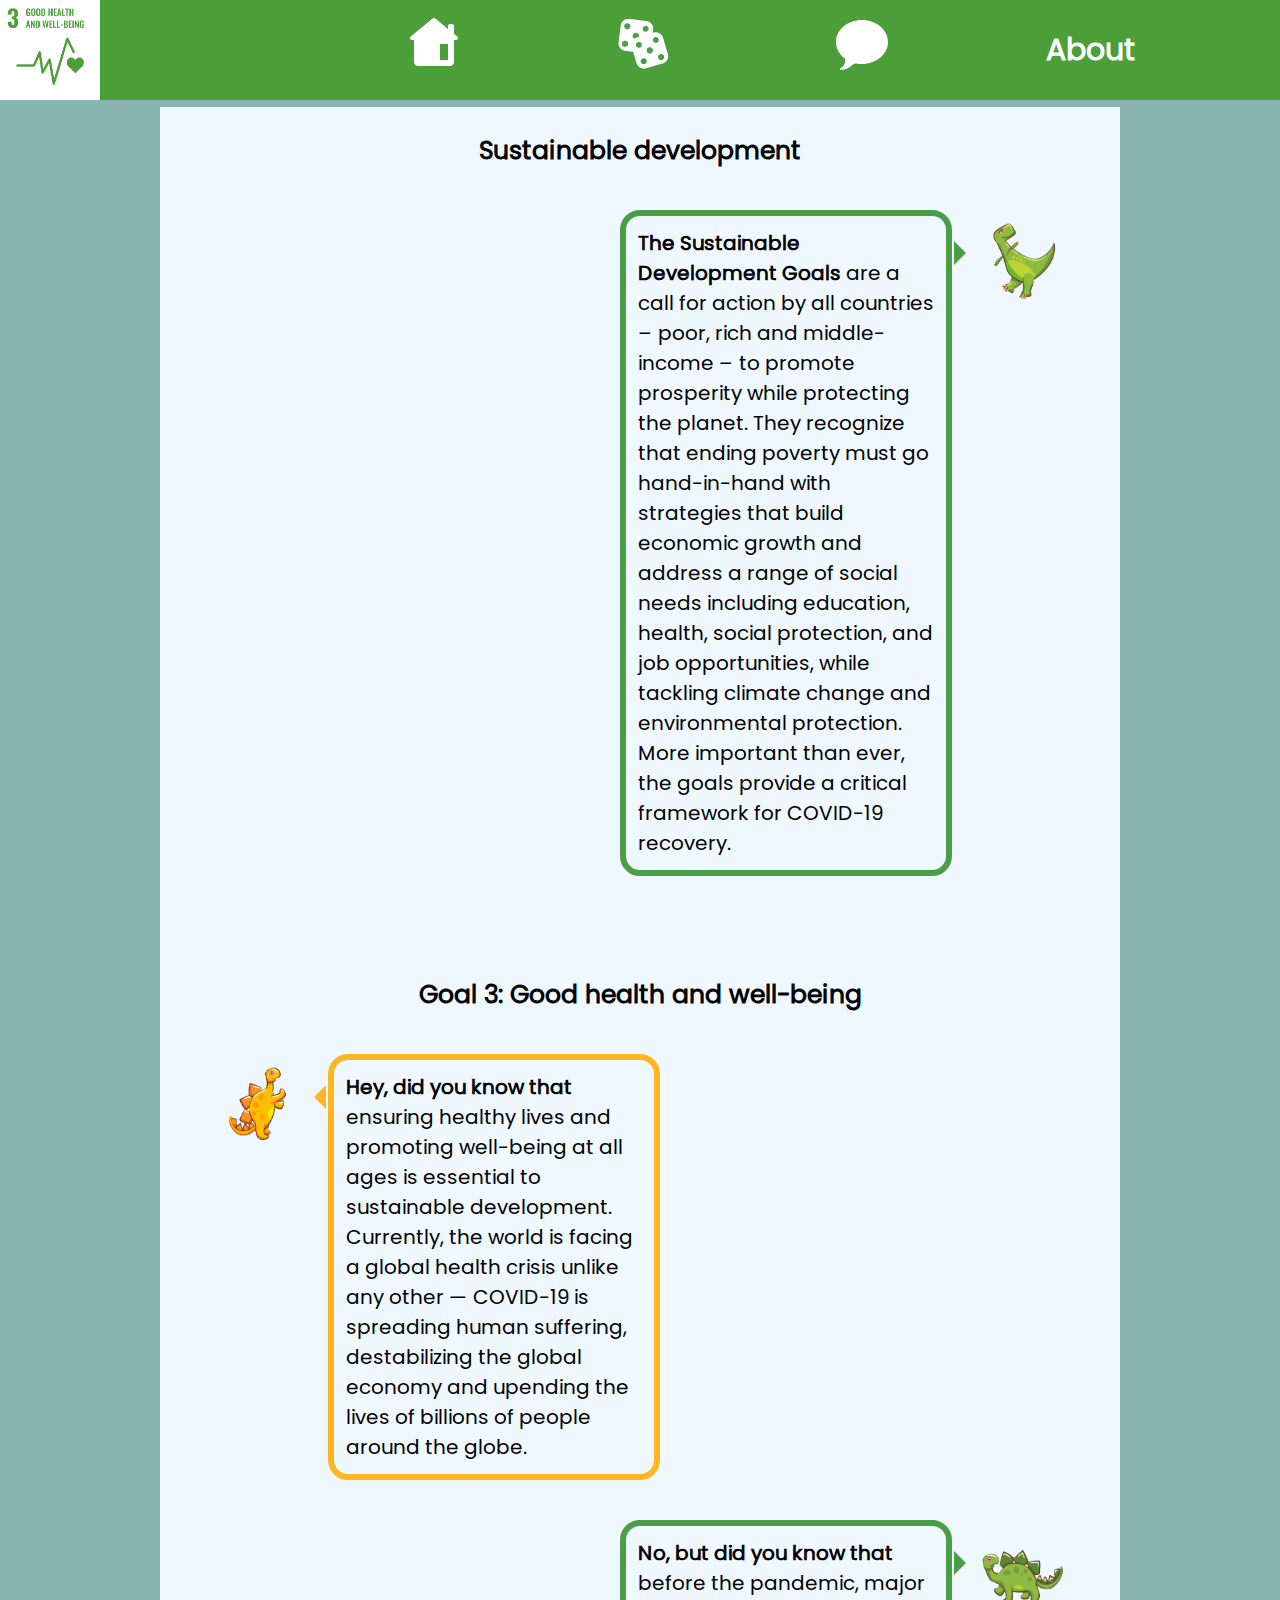
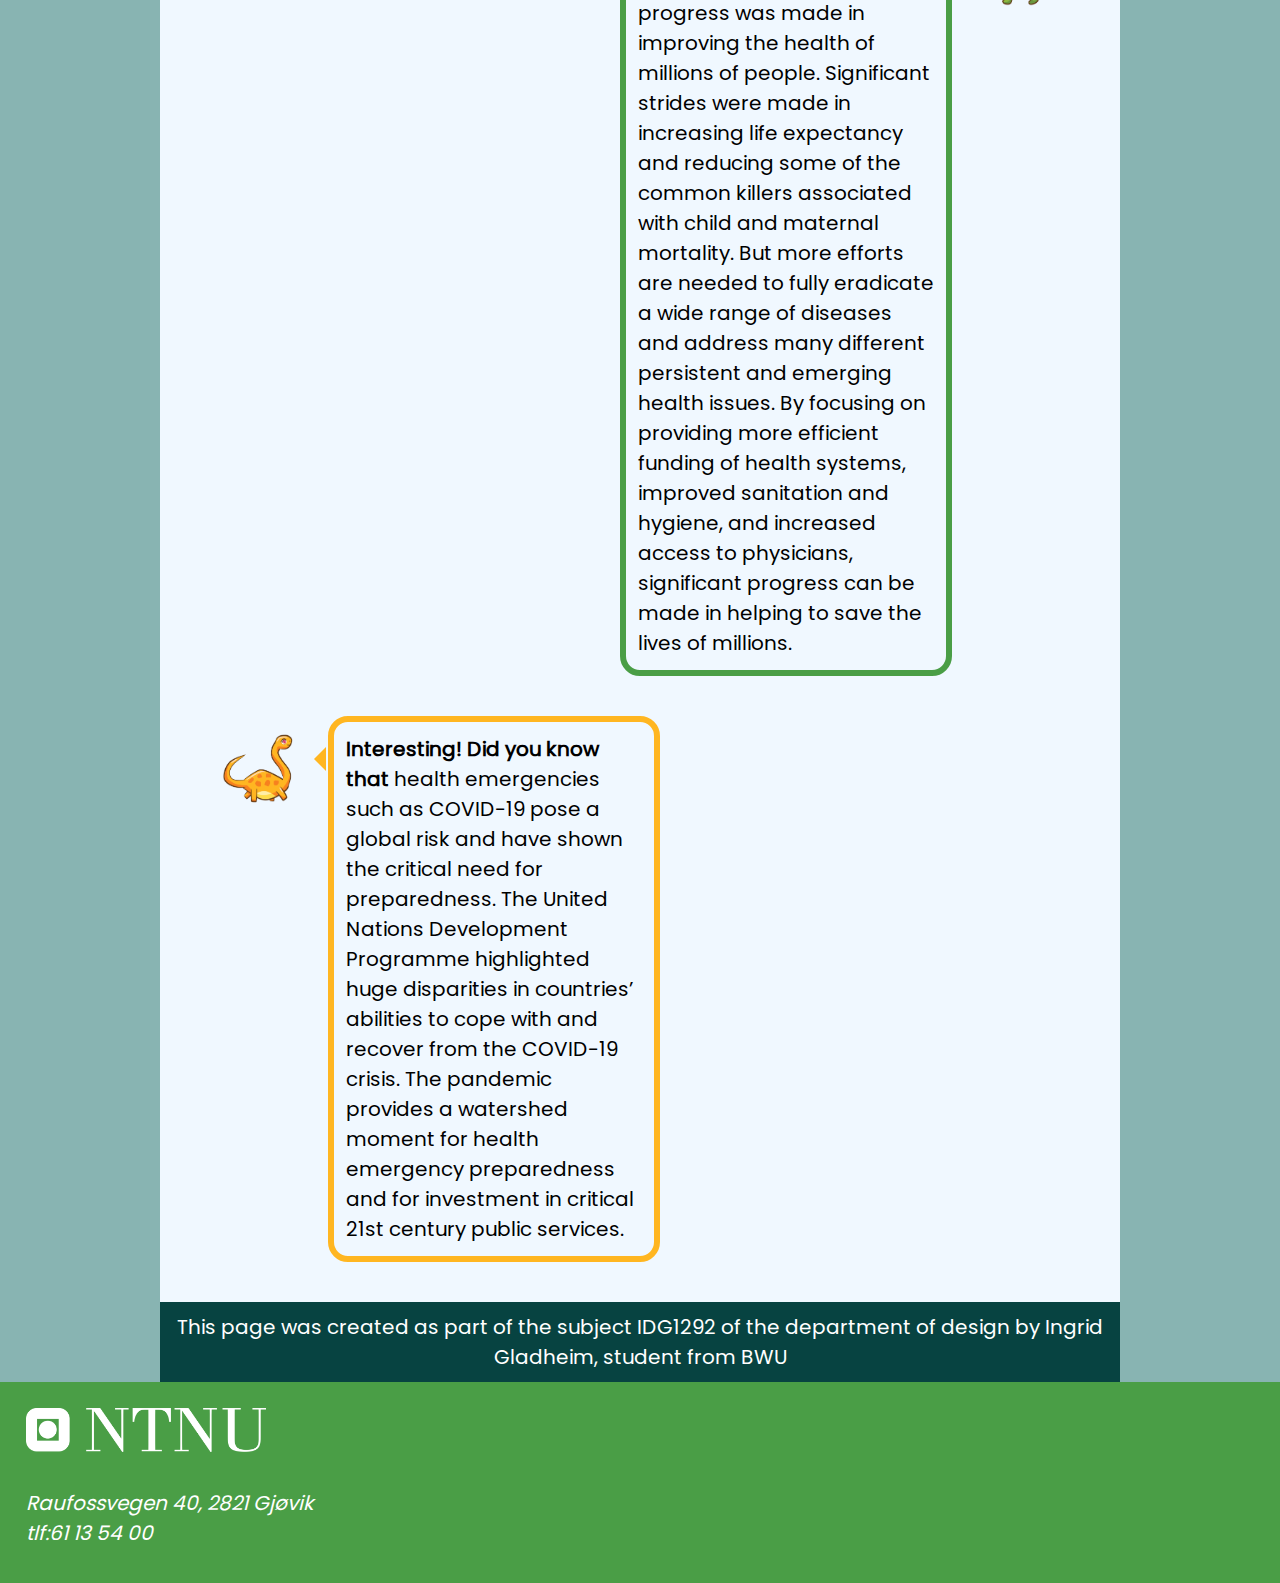
<file: index.html>
<!DOCTYPE html>
<html lang="en">
<head>
    <meta charset="UTF-8">
    <meta http-equiv="X-UA-Compatible" content="IE=edge">
    <meta name="viewport" content="width=device-width, initial-scale=1.0">
    <link rel="stylesheet" href="style.css">
    <title>Home</title>
</head>

<body>
    <header>
        <img src="img/E_WEB_INVERTED_03.png" alt="Good health and well-being">
        <nav>
            <ul>
                <li><a href="index.html"><img alt="house"
                            src="[data-uri]" /></a>
                </li>
                <li><a href="game.html"><img src="img/dice20.png" alt="two dices"></a></li>
                <li><a href="forum.html"><img alt="speech bubble"
                            src="[data-uri]" /></a>
                </li>
                <li><a href="about.html">About</a></li>
            </ul>
        </nav>
    </header>
    <main>
        <h1>Sustainable development</h1>
        <div class="boxandimg">
            <div class="bubble rightcolor rightpoint">
                <p>
                    <span>The Sustainable Development Goals </span>are a call for action by all countries – poor, rich and middle-income – to
                    promote prosperity while protecting the planet. They recognize that ending poverty must go hand-in-hand with
                    strategies that build economic growth and address a range of social needs including education, health,
                    social protection, and job opportunities, while tackling climate change and environmental protection. More
                    important than ever, the goals provide a critical framework for COVID-19 recovery.
                </p>
            </div>
            <img src="img/Dinosaur/Dinosaur-06.png" alt="Dinosaur">
        </div>

        <h2>Goal 3: Good health and well-being</h2>
        <div class="boxandimg">
            <img src="img/Dinosaur/Dinosaur-05.png" alt="Dinosaur">
            <div class="bubble leftcolor leftpoint">
                <p><span>Hey, did you know that </span> ensuring healthy lives and promoting well-being at all ages
                    is essential to sustainable development.
                    Currently, the world is facing a global health crisis unlike any other — COVID-19 is spreading human
                    suffering, destabilizing the global economy and upending the lives of billions of people around the
                    globe.</p>
            </div>
        </div>

        <div class="boxandimg">
            <div class="bubble rightcolor rightpoint">
                <p><span>No, but did you know that </span>before the pandemic, major progress was made in
                    improving the health of millions of people.
                    Significant strides were made in increasing life expectancy and reducing some of the common killers
                    associated with child and maternal mortality. But more efforts are needed to fully eradicate a wide
                    range of diseases and address many different persistent and emerging health issues. By focusing on
                    providing more efficient funding of health systems, improved sanitation and hygiene, and increased
                    access to physicians, significant progress can be made in helping to save the lives of millions.</p>
            </div>
            <img src="img/Dinosaur/Dinosaur-02.png" alt="Dinosaur">
        </div>

        <div class="boxandimg">
            <img src="img/Dinosaur/Dinosaur-04.png" alt="Dinosaur">
            <div class="bubble leftcolor leftpoint">
                <p>
                    <span>Interesting! Did you know that </span>health emergencies such as COVID-19 pose a global
                    risk and have shown the critical need for
                    preparedness. The United Nations Development Programme highlighted huge disparities in countries’
                    abilities to cope with and recover from the COVID-19 crisis. The pandemic provides a watershed
                    moment for health emergency preparedness and for investment in critical 21st century public
                    services.
                </p>
            </div>
        </div>
        <div class="contactinfo">
            This page was created as part of the subject <a target="blank"
            href="https://www.ntnu.edu/studies/courses/IDG1292/2021#tab=omEmnet">IDG1292</a> 
            of the department of design by Ingrid Gladheim, student from BWU
        </div>
    </main>

    <footer>
        <img src="img/ntnu_uten_slagord_neg.png" alt="NTNU logo">
        <iframe
            src="https://www.google.com/maps/embed?pb=!1m18!1m12!1m3!1d1533.198952390092!2d10.670696829923278!3d60.789753256608854!2m3!1f0!2f0!3f0!3m2!1i1024!2i768!4f13.1!3m3!1m2!1s0x4641da125116b53d%3A0x7f477d01a45ed970!2sRaufossvegen%2040%2C%202821%20Gj%C3%B8vik!5e0!3m2!1sno!2sno!4v1637330704981!5m2!1sno!2sno"
            width="600" height="450" style="border:0;" allowfullscreen="" loading="lazy"></iframe>
        <address>
            Raufossvegen 40, 2821 Gjøvik <br>
            <a href="tel:61135400">tlf:61 13 54 00</a><br>
        </address>
    </footer>
</body>
</html>
</file>
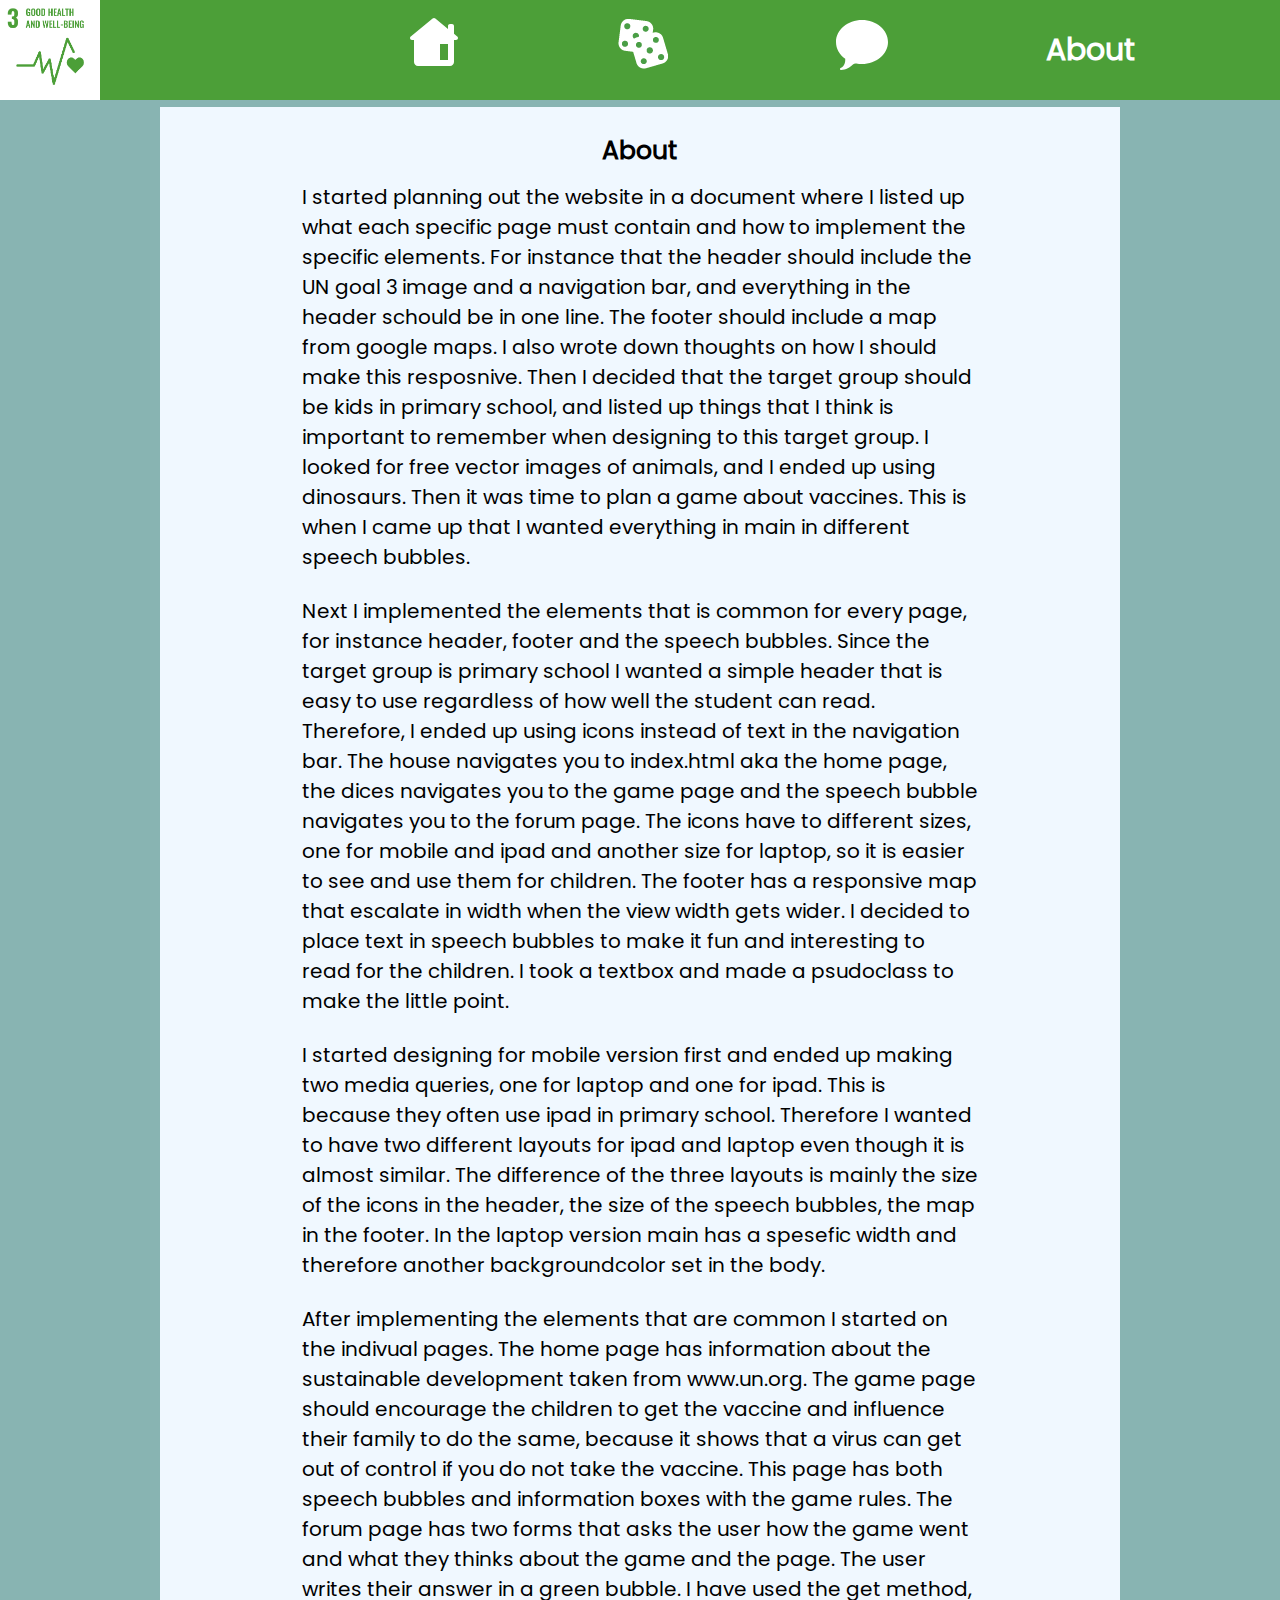
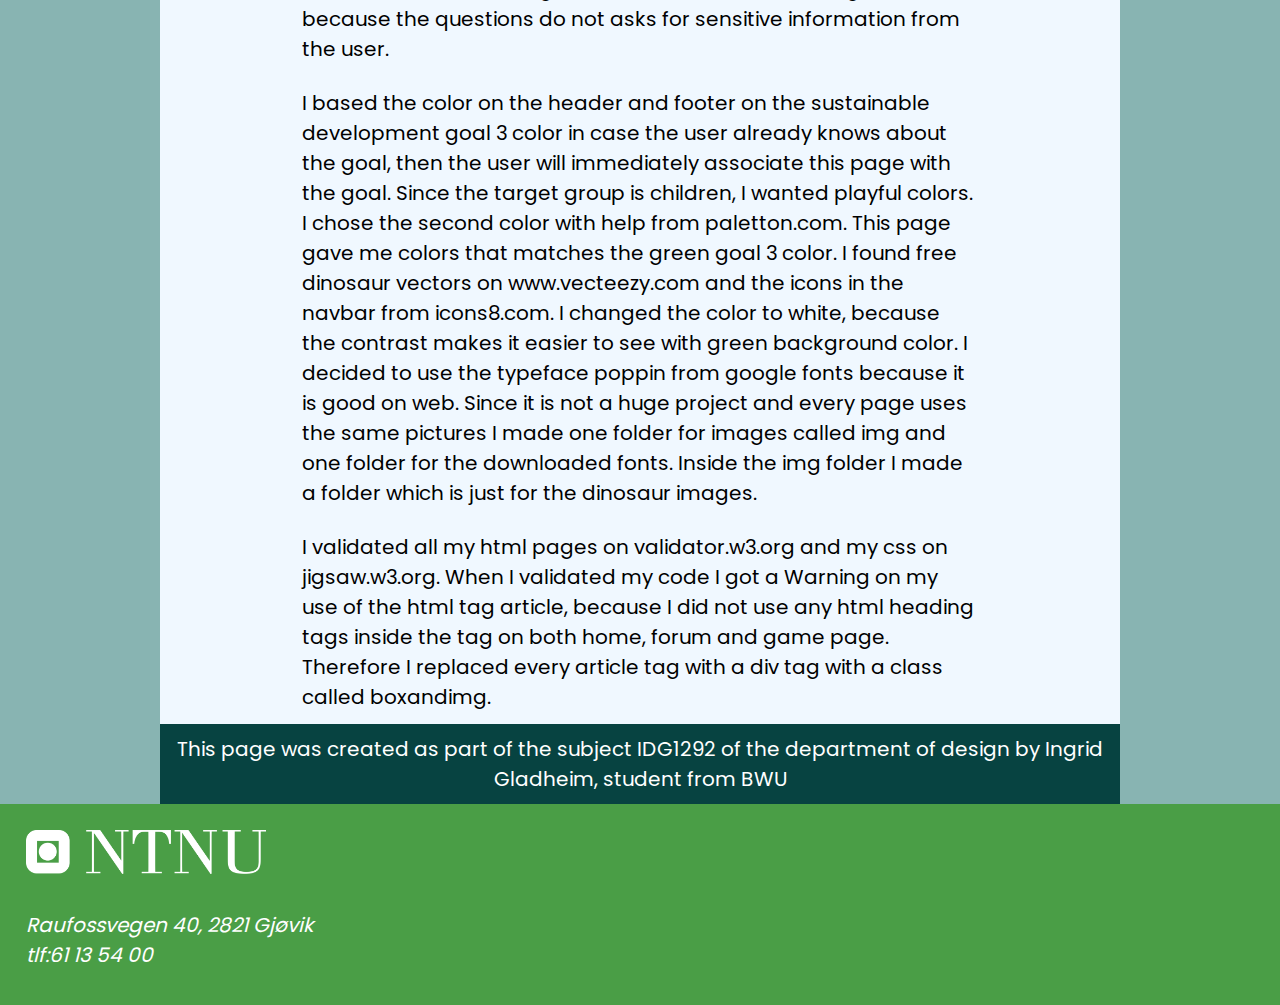
<file: about.html>
<!DOCTYPE html>
<html lang="en">

<head>
    <meta charset="UTF-8">
    <meta http-equiv="X-UA-Compatible" content="IE=edge">
    <meta name="viewport" content="width=device-width, initial-scale=1.0">
    <link rel="stylesheet" href="style.css">
    <title>About</title>
</head>

<body>
    <header>
        <img src="img/E_WEB_INVERTED_03.png" alt="Good health and well-being">
        <nav>
            <ul>
                <li><a href="index.html"><img alt="house"
                            src="[data-uri]" /></a>
                </li>
                <li><a href="game.html"><img src="img/dice20.png" alt="two dices"></a></li>
                <li><a href="forum.html"><img alt="speech bubble"
                            src="[data-uri]" /></a>
                </li>
                <li><a href="about.html">About</a></li>
            </ul>
        </nav>
    </header>

    <main>
        <article>
            <h1>About</h1>
            <p>
                I started planning out the website in a document where I listed up what each specific page must contain
                and how to implement the specific elements. For instance that the header should include the UN goal 3
                image and a navigation bar, and everything in the header schould be in one line. The footer should include a 
                map from google maps. I also wrote down thoughts on how I should make this resposnive.
                Then I decided that the target group should be kids in primary school, and listed up things that I think is
                important to remember when designing to this target group. I looked for free vector images of animals,
                and I ended up using dinosaurs. Then it was time to plan a game about vaccines. This is when I came up that I 
                wanted everything in main in different speech bubbles. 
            </p>
            <p>
                Next I implemented the elements that is common for every page, for instance header, footer and the
                speech bubbles. Since the target group is primary school I wanted a simple header that is easy to use
                regardless of how well the student can read. Therefore, I ended up using icons instead of text in the
                navigation bar. The house navigates you to index.html aka the home page, the dices navigates you to the
                game page and the speech bubble navigates you to the forum page. The icons have to different sizes, one
                for mobile and ipad and another size for laptop, so it is easier to see and use them for children. The
                footer has a responsive map that escalate in width when the view width gets wider.
                I decided to place text in speech bubbles to make it fun and interesting to read for the children. I
                took a textbox and made a psudoclass to make the little point.
            </p>
            <p>
                I started designing for mobile version first and ended up making two media queries, one for laptop and one for
                ipad. This is because they often use ipad in primary school. Therefore I wanted to have two different layouts 
                for ipad and laptop even though it is almost similar. The difference of the three layouts is mainly the size of the 
                icons in the header, the size of the speech bubbles, the map in the footer. In the laptop version main has a spesefic 
                width and therefore another backgroundcolor set in the body. 
            </p>
            <p>
                After implementing the elements that are common I started on the indivual pages. 
                The home page has information about the sustainable development taken from 
                <a class="black" target="blank" href="https://www.un.org/sustainabledevelopment/health/">www.un.org</a>.
                The game page should encourage the children to get the vaccine and influence their family to do the
                same, because it shows that a virus can get out of control if you do not take the vaccine. This page has both 
                speech bubbles and information boxes with the game rules. 
                The forum page has two forms that asks the user how the game went and what they thinks about the game
                and the page. The user writes their answer in a green bubble. I have used the get method, because the 
                questions do not asks for sensitive information from the user.
            </p>
            <p>
                I based the color on the header and footer on the sustainable development goal 3 color in case the user
                already knows about the goal, then the user will immediately associate this page with the goal. Since
                the target group is children, I wanted playful colors. I chose the second color with help from 
                <a class="black" target="blank" href="https://paletton.com/#uid=52O0u0khPou7NCUcGtEmSjtswdR">paletton.com</a>. This page gave me 
                colors that matches the green goal 3 color. I found free dinosaur vectors on
                <a class="black" target="blank" href="https://www.vecteezy.com/vector-art/941618-colorful-cartoon-dinosaur-set">www.vecteezy.com</a> 
                and the icons in the navbar from <a class="black" target="blank" href="https://icons8.com/icon/set/popular/ios-glyphs--static">icons8.com</a>. 
                I changed the color to white, because the contrast makes it easier to see with green background color. I decided to use the 
                typeface poppin from google fonts because it is good on web.
                Since it is not a huge project and every page uses the same pictures I made one folder for images called img and one folder for 
                the downloaded fonts. Inside the img folder I made a folder which is just for the dinosaur images. 
            </p>
            <p>
                I validated all my html pages on <a class="black" target="blank" href="https://validator.w3.org/">validator.w3.org</a> and my css on 
                <a class="black" target="blank" href="https://jigsaw.w3.org/css-validator/">jigsaw.w3.org</a>. When I validated my code I got a 
                Warning on my use of the html tag article, because I did not use any html heading tags inside the tag on both home, 
                forum and game page. Therefore I replaced every article tag with a div tag with a class called boxandimg.  
            </p>
        </article>

        <div class="contactinfo">
                This page was created as part of the subject <a target="blank" href="https://www.ntnu.edu/studies/courses/IDG1292/2021#tab=omEmnet">IDG1292</a> of the department of
                design by Ingrid Gladheim, student from BWU
        </div>
    </main>

    <footer>
        <img src="img/ntnu_uten_slagord_neg.png" alt="NTNU logo">
        <iframe
            src="https://www.google.com/maps/embed?pb=!1m18!1m12!1m3!1d1533.198952390092!2d10.670696829923278!3d60.789753256608854!2m3!1f0!2f0!3f0!3m2!1i1024!2i768!4f13.1!3m3!1m2!1s0x4641da125116b53d%3A0x7f477d01a45ed970!2sRaufossvegen%2040%2C%202821%20Gj%C3%B8vik!5e0!3m2!1sno!2sno!4v1637330704981!5m2!1sno!2sno"
            width="600" height="450" style="border:0;" allowfullscreen="" loading="lazy"></iframe>
        <address>
            Raufossvegen 40, 2821 Gjøvik <br>
            <a href="tel:61135400">tlf:61 13 54 00</a><br>
        </address>
    </footer>
</body>
</html>
</file>
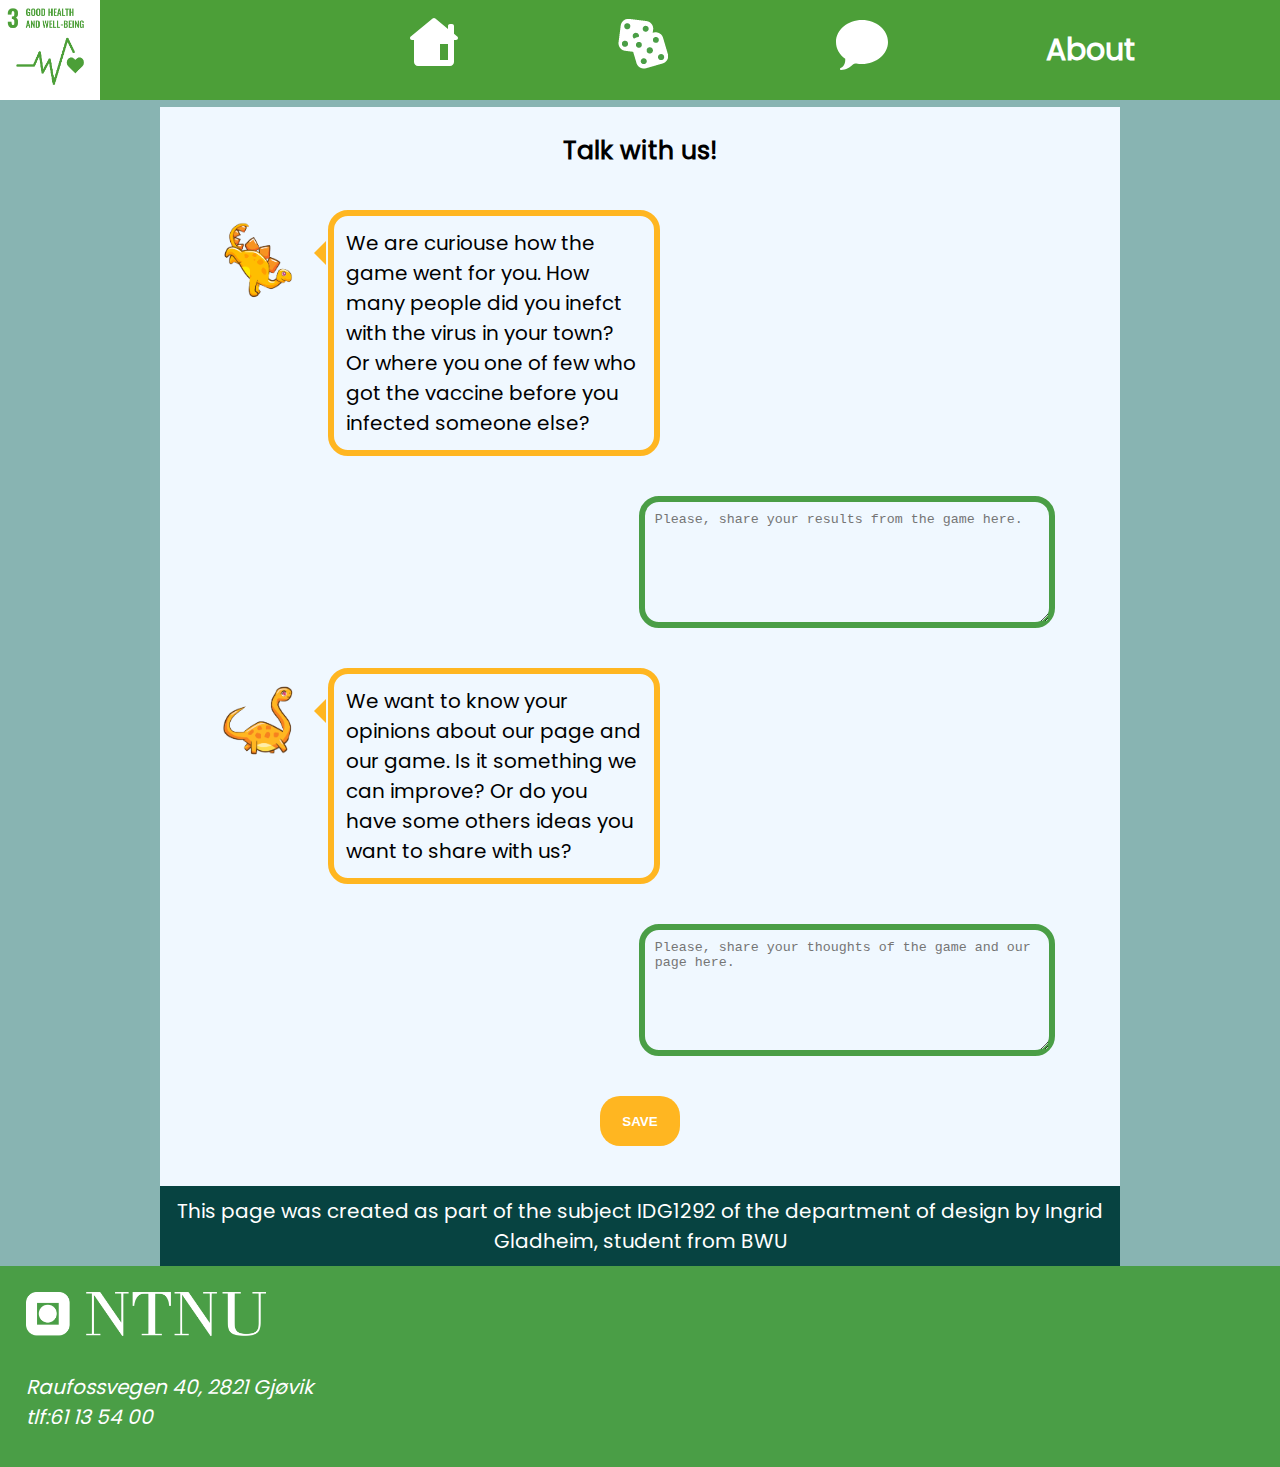
<file: forum.html>
<!DOCTYPE html>
<html lang="en">
<head>
    <meta charset="UTF-8">
    <meta http-equiv="X-UA-Compatible" content="IE=edge">
    <meta name="viewport" content="width=device-width, initial-scale=1.0">
    <link rel="stylesheet" href="style.css">
    <title>Forum</title>
</head>
<body>
    <header>
        <img src="img/E_WEB_INVERTED_03.png" alt="Good health and well-being">
        <nav>
            <ul>
                <li><a href="index.html"><img alt="house"
                            src="[data-uri]" /></a>
                </li>
                <li><a href="game.html"><img src="img/dice20.png" alt="two dices"></a></li>
                <li><a href="forum.html"><img alt="speech bubble"
                            src="[data-uri]" /></a>
                </li>
                <li><a href="about.html">About</a></li>
            </ul>
        </nav>
    </header>
    <main>
        <form action=# method="get">
        <h1>Talk with us!</h1>
        <div class="boxandimg">
            <img src="img/Dinosaur/Dinosaur-03.png" alt="Dinosaur">
            <div class="bubble leftcolor leftpoint">
                <p>We are curiouse how the game went for you. How many people did you inefct with the virus in your town? 
                    Or where you one of few who got the vaccine before you infected someone else? </p>
            </div>
        </div>

        <div class="boxandimg">
        <textarea name="points" placeholder="Please, share your results from the game here." class="rightcolor"></textarea>
        </div>
        <div class="boxandimg">
        <img src="img/Dinosaur/Dinosaur-04.png" alt="Dinosaur">
            <div class="bubble leftcolor leftpoint">
                <p>
                    We want to know your opinions about our page and our game. Is it something we can improve? Or do you have some others ideas you want to share with us?
                </p>
            </div>
        </div>
        <div class="boxandimg">
            <textarea name="feedback" placeholder="Please, share your thoughts of the game and our page here." class="rightcolor"></textarea>
        </div>
        <div class="boxandimg">
            <button>Save</button>
        </div>
    </form>

        <div class="contactinfo">
            This page was created as part of the subject <a target="blank"
                href="https://www.ntnu.edu/studies/courses/IDG1292/2021#tab=omEmnet">IDG1292</a> of the department of
            design by Ingrid Gladheim, student from BWU
        </div>
    </main>

    <footer>
        <img src="img/ntnu_uten_slagord_neg.png" alt="NTNU logo">
        <iframe src="https://www.google.com/maps/embed?pb=!1m18!1m12!1m3!1d1533.198952390092!2d10.670696829923278!3d60.789753256608854!2m3!1f0!2f0!3f0!3m2!1i1024!2i768!4f13.1!3m3!1m2!1s0x4641da125116b53d%3A0x7f477d01a45ed970!2sRaufossvegen%2040%2C%202821%20Gj%C3%B8vik!5e0!3m2!1sno!2sno!4v1637330704981!5m2!1sno!2sno" width="600" height="450" style="border:0;" allowfullscreen="" loading="lazy"></iframe>
        <address>
            Raufossvegen 40, 2821 Gjøvik <br>
            <a href="tel:61135400">tlf:61 13 54 00</a><br>
        </address>
    </footer>
</body>
</html>
</file>
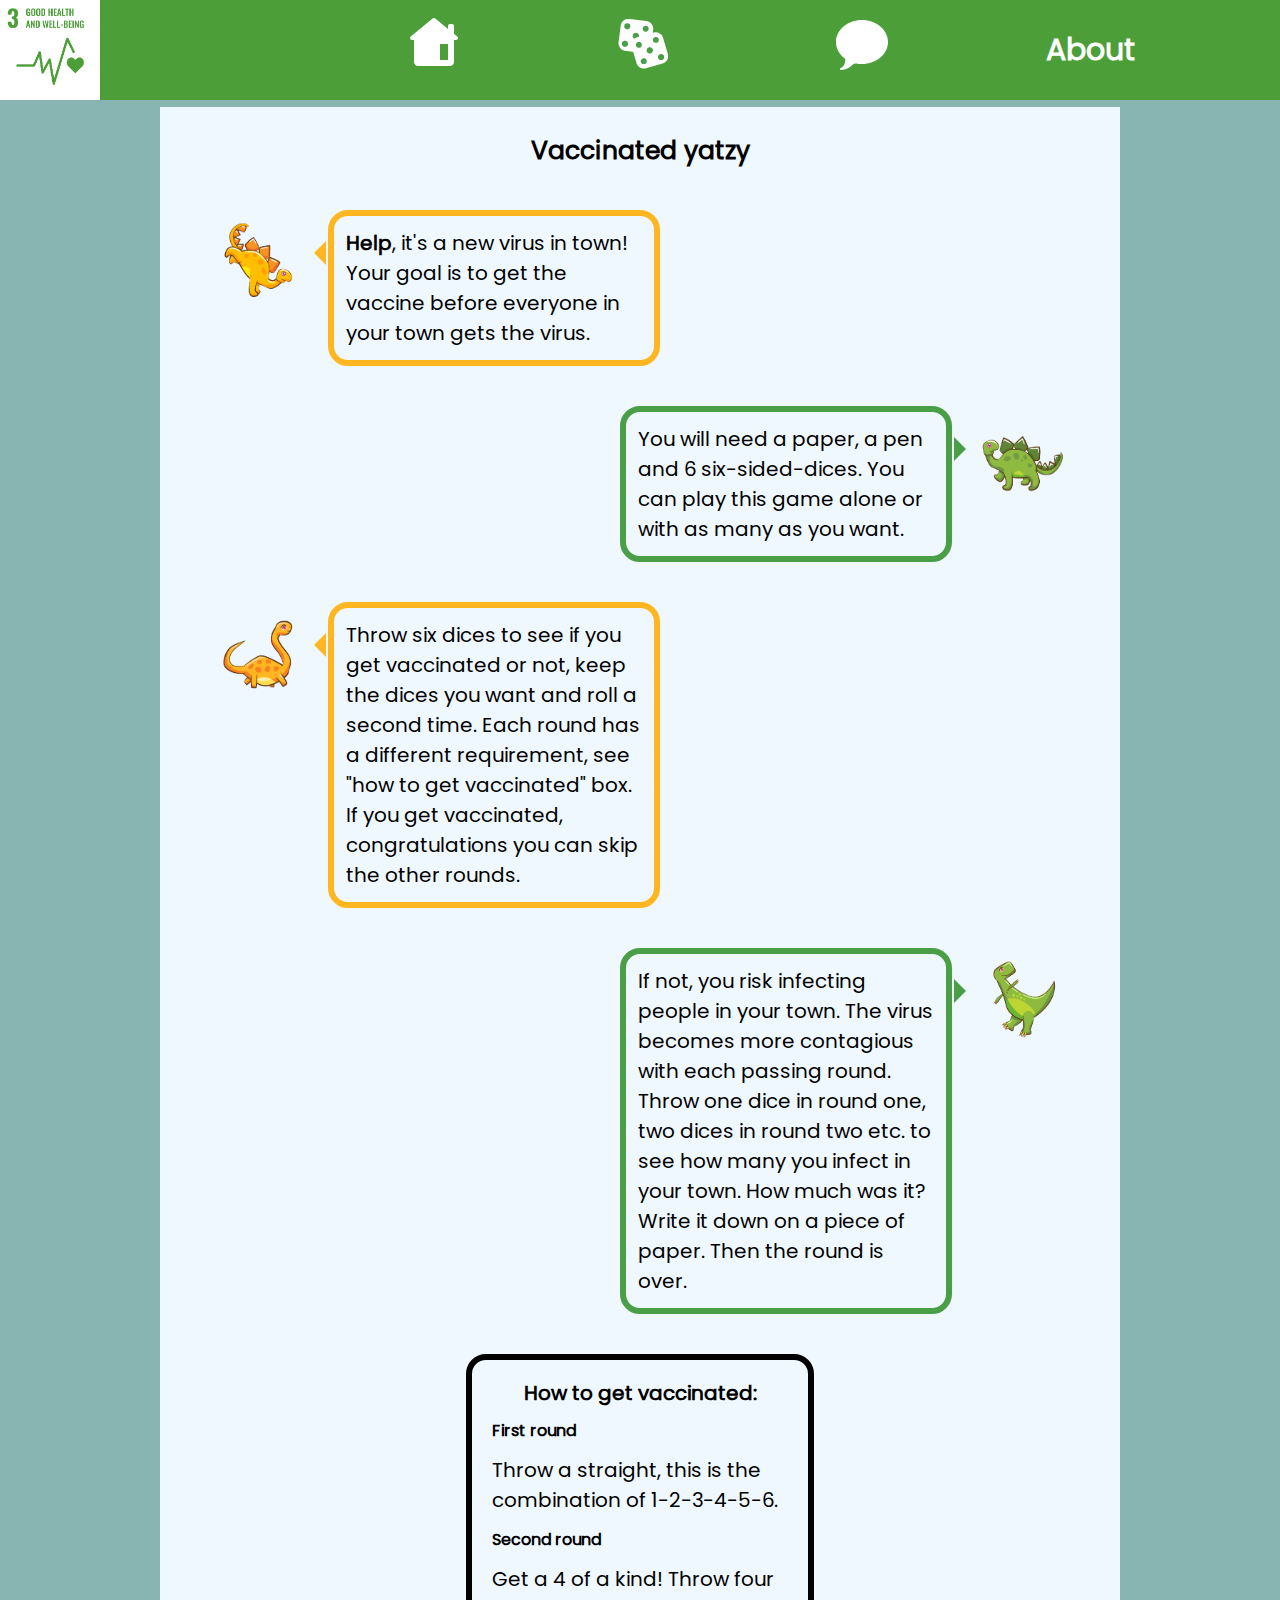
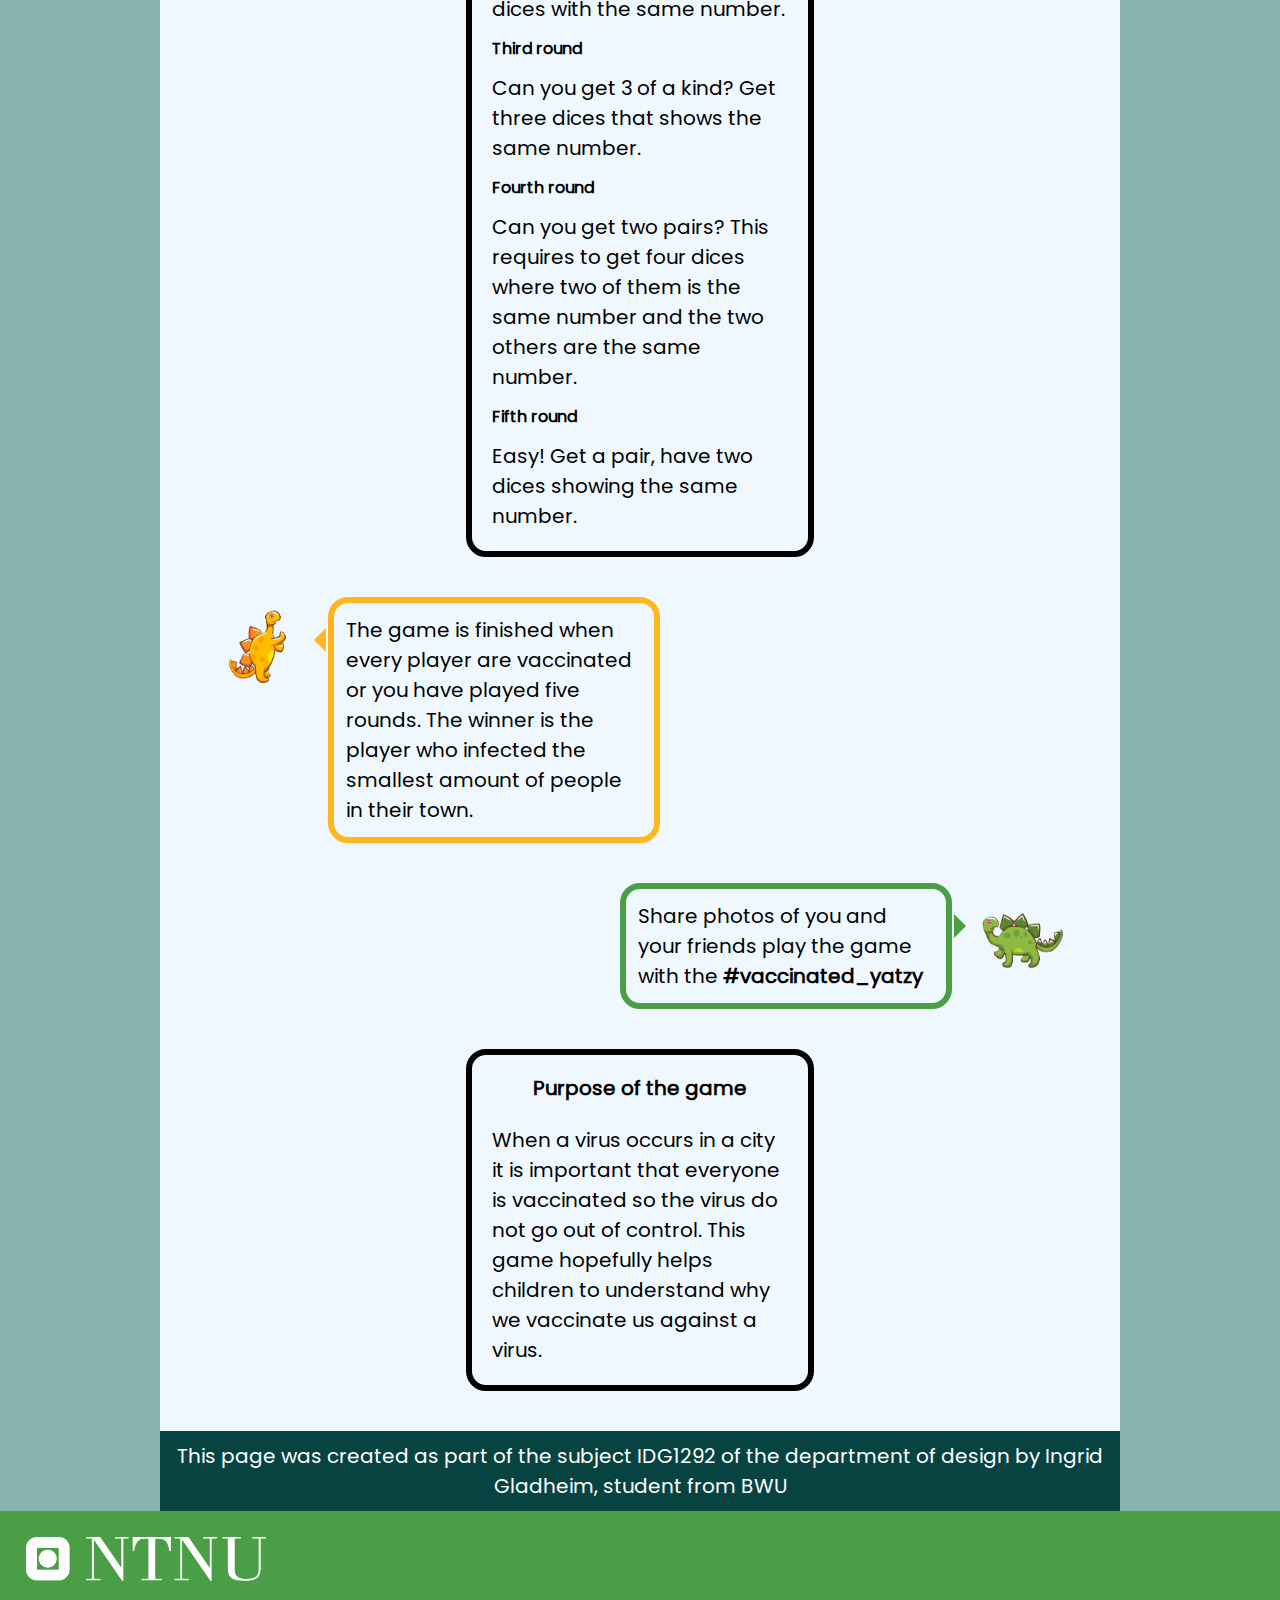
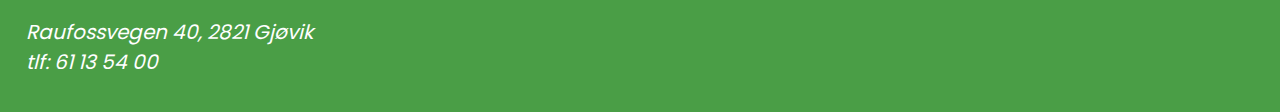
<file: game.html>
<!DOCTYPE html>
<html lang="en">
<head>
    <meta charset="UTF-8">
    <meta http-equiv="X-UA-Compatible" content="IE=edge">
    <meta name="viewport" content="width=device-width, initial-scale=1.0">
    <link rel="stylesheet" href="style.css">
    <title>Game</title>
</head>
<body>
    <header>
        <img src="img/E_WEB_INVERTED_03.png" alt="Good health and well-being">
        <nav>
            <ul>
                <li><a href="index.html"><img alt="house"
                            src="[data-uri]" /></a>
                </li>
                <li><a href="game.html"><img src="img/dice20.png" alt="two dices"></a></li>
                <li><a href="forum.html"><img alt="speech bubble"
                            src="[data-uri]" /></a>
                </li>
                <li><a href="about.html">About</a></li>
            </ul>
        </nav>
    </header>
    <main>
        <h1>Vaccinated yatzy</h1>

        <div class="boxandimg">
            <img src="img/Dinosaur/Dinosaur-03.png" alt="Dinosaur">
            <div class="bubble leftpoint leftcolor">
                <p><strong>Help</strong>, it's a new virus in town! Your goal is to get the vaccine before everyone in your town gets the virus. 
                </p>
            </div>
        </div>

        <div class="boxandimg">
            <div class="bubble rightpoint rightcolor">
                <p>You will need a paper, a pen and 6 six-sided-dices. You can play this game alone or with as many as you want.</p>
            </div>
            <img src="img/Dinosaur/Dinosaur-02.png" alt="Dinosaur">
        </div>

        <div class="boxandimg">
            <img src="img/Dinosaur/Dinosaur-04.png" alt="Dinosaur">
            <div class="bubble leftcolor leftpoint">
                <p>
                Throw six dices to see if you get vaccinated or not, keep the dices you want and roll a second time. 
                Each round has a different requirement, see "how to get vaccinated" box. If you get vaccinated, congratulations you can skip the other rounds.
                </p>
            </div>
        </div>

        <div class="boxandimg">
            <div class="bubble rightcolor rightpoint">
                <p>
                    If not, you risk infecting people in your town. The virus becomes more contagious with each passing round.
                    Throw one dice in round one, two dices in round two etc. to see how many you infect in your town. How much was it? 
                    Write it down on a piece of paper. Then the round is over. 
                </p>
            </div>
            <img src="img/Dinosaur/Dinosaur-06.png" alt="Dinosaur">
        </div>

        <div class="boxandimg">
            <div class="bubble boxcolor">
                <h3>How to get vaccinated:</h3>
                <h4>First round</h4>
                <p>Throw a straight, this is the combination of 1-2-3-4-5-6.</p>

                <h4>Second round</h4>
                <p>Get a 4 of a kind! Throw four dices with the same number.</p>

                <h4>Third round</h4>
                <p>Can you get 3 of a kind? Get three dices that shows the same number.</p>

                <h4>Fourth round</h4>
                <p>Can you get two pairs? This requires to get four dices where two of them is the same number and the two others are the same number.</p>

                <h4>Fifth round</h4>
                <p>Easy! Get a pair, have two dices showing the same number.</p>
            </div>
        </div>

        <div class="boxandimg">
            <img src="img/Dinosaur/Dinosaur-05.png" alt="Dinosaur">
            <div class="bubble leftcolor leftpoint">
                <p>
                    The game is finished when every player are vaccinated or you have played five rounds. 
                    The winner is the player who infected the smallest amount of people in their town.
                </p>
            </div>
        </div>

        <div class="boxandimg"> 
            <div class="bubble rightcolor rightpoint">
                <p>
                    Share photos of you and your friends play the game with the <strong>#vaccinated_yatzy</strong>
                </p>
            </div>
            <img src="img/Dinosaur/Dinosaur-02.png" alt="Dinosaur">
        </div>

        <div class="boxandimg">
            <div class="bubble boxcolor">
                <h3>Purpose of the game</h3>
                <p>
                    When a virus occurs in a city it is important that everyone is vaccinated so the virus do not go out of control. This game hopefully helps children to understand why we vaccinate us against a virus. 
                </p>
            </div>
        </div>

        <div class="contactinfo">
            This page was created as part of the subject <a target="blank"
                href="https://www.ntnu.edu/studies/courses/IDG1292/2021#tab=omEmnet">IDG1292</a> of the department of
            design by Ingrid Gladheim, student from BWU
        </div>
    </main>

    <footer>
        <img src="img/ntnu_uten_slagord_neg.png" alt="NTNU logo">
        <iframe src="https://www.google.com/maps/embed?pb=!1m18!1m12!1m3!1d1533.198952390092!2d10.670696829923278!3d60.789753256608854!2m3!1f0!2f0!3f0!3m2!1i1024!2i768!4f13.1!3m3!1m2!1s0x4641da125116b53d%3A0x7f477d01a45ed970!2sRaufossvegen%2040%2C%202821%20Gj%C3%B8vik!5e0!3m2!1sno!2sno!4v1637330704981!5m2!1sno!2sno" width="600" height="450" style="border:0;" allowfullscreen="" loading="lazy"></iframe>
        <address>
            Raufossvegen 40, 2821 Gjøvik <br>
            <a href="tel:61135400">tlf: 61 13 54 00</a><br>
        </address>
    </footer>
</body>
</html>
</file>
<file: style.css>
@font-face {
    font-family: "Poppins";
    src: url(fonts/Poppins-Regular.ttf);
}

* {
    margin: 0;
    padding: 0;
}

body {
    font-family: Poppins;
}

main {
    background-color:aliceblue;
    margin: 0 auto;
}

h1, h2 {
    text-align: center;
    padding: 25px 0 0;
    font-size: 25px;
}

h2 {
    padding-top: 60px;
}

h3 {
    text-align: center;
    padding: 10px 0;
    font-size: 20px;
}

h4 {
    padding: 0 12px;
}

p {
    max-width: 70ch;
    padding: 12px;
}

p, h4 {
    font-size: 16px;
}

span {
    font-weight: bold;
}

header, a, button, div.contactinfo, footer {
    color: white;
}

header {
    background-color: #4C9F38;
    height: auto;
    /* max-width: 99vw; */
    display: inline-grid;
    grid-template-columns: 30vw 70vw;
    align-items: center;
}

header > img {
    height: 80px;
}

header > h1 {
    max-width: 13ch;
    grid-column: 1;
    grid-row: 1;
}

header > nav {
    margin: 0 20px;
    grid-column: 2;
    grid-row: 1;
}

header > nav > ul {
    list-style-type: none;
    display: grid;
    grid-template-columns: 1fr 1fr 1fr 1fr;
    align-items: center;
}

header > nav > ul > li {
    justify-content: space-between;
}

nav > ul > li > a {
    font-size: 18px;
    font-weight: bolder;
}

nav > ul > li > a > img {
    max-width: 30px;
    max-height: 30px;
}

a {
    text-decoration: none;
}

a.black {
    color: black;
}

a:hover, button:hover {
    opacity: .4;
}

.boxandimg {
    margin: 40px 5%;
    display: flex;
}

article {
    max-width: 70ch;
    margin: 0 auto;
}

article > p {
    text-align: left;
}

div > img {
    max-width: 15vw;
    max-height: 15vw;
    flex: auto;
}

.bubble, textarea, button {
    border-radius: 20px;
    margin: 0 auto;
}

.bubble {
    height: auto;
    max-width: 75%;
    background-color: aliceblue;
    position: relative;
    flex: auto;
}

.rightcolor {
    border: .5vw solid #4A9E46;
    margin-right: 2%;
}

.leftcolor {
    border: .5vw solid #FFB621;
    margin-left: 2%;
}

.boxcolor {
    border: .5vw solid black;
    padding: 8px;
}

.leftpoint:before, .rightpoint:before {
    content: "";
    height: 0px;
    width: 0px;
    position: absolute;
    border-top: 1vw solid transparent;
    border-bottom: 1vw solid transparent;
    top: 25px;
}

.leftpoint:before {
    border-left: 1vw solid transparent;
    border-right: 1vw solid #FFB621;
    left: -2.5vw;
}

.rightpoint:before {
    border-left: 1vw solid #4A9E46;
    border-right: 1vw solid transparent;
    right: -2.5vw;
}

textarea {
    height: 100px;
    width: 50vw;
    padding: 10px;
    display: block;
    background-color: aliceblue;
}

button {
    width: 80px;
    height: 50px;
    border: #FFB621;
    background-color: #FFB621;
    justify-items: right;
    font-weight: bolder;
    text-transform: uppercase;
}

div.contactinfo {
    background-color: #074341;
    text-align: center;
    padding: 10px;
}

footer {
    height: auto;
    background-color: #4A9E46;
    display: grid;
    grid-template-columns: 40% 60%;
    padding: 2vw;
}

footer > img {
    max-width: 20vw;
    grid-column: 1;
    grid-row: 1;
}

footer > address {
    grid-column: 1;
    grid-row: 2;
    justify-items: right;
    padding-top: 2vw;
}

footer > iframe {
    max-height: 150px;
    max-width: 40vw;
    grid-column: 2;
    grid-row-start: 1;
    grid-row-end: 3;
}

@media screen and (min-width: 600px) {
    header > nav > ul > li > a {
        font-size: 30px;
    }

    nav > ul > li > a > img {
        max-width: 60px;
        max-height: 60px;
    }

    header > img {
        height: 100px;
    }

    .bubble {
        max-width: 50vw;
    }
}

@media screen and (min-width: 900px) {
    body {
        background-color: #88B4B2;
    }

    main {
        max-width: 75vw;
    }

    p, h3, div.contactinfo, footer > address {
        font-size: 20px;
    }

    .bubble {
        max-width: 25vw;
    }

    textarea {
        width: 30vw;
    }

    div > img {
        max-width: 8vw;
        max-height: 8vw;
    }

    footer > img {
        max-width: 15rem;
    }
}
</file>
